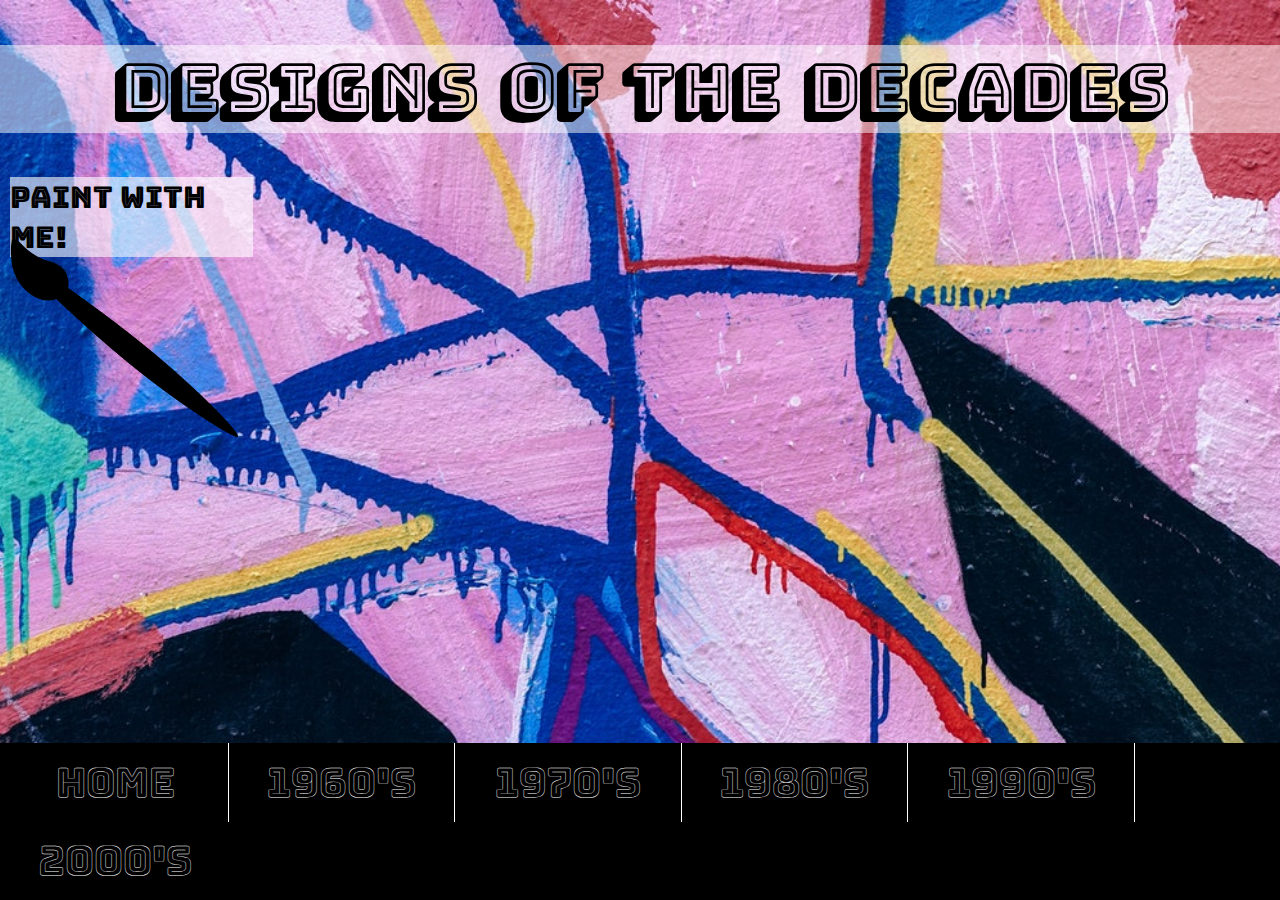
<file: index.html>
<!doctype html>

<html class="home">

<head>
    <title>Designs of the Decades</title>
    <meta charset="utf-8">

    <link href="https://fonts.googleapis.com/css?family=Bungee+Hairline|Bungee+Inline|Bungee+Outline|Bungee+Shade" rel="stylesheet">

    <link rel="stylesheet" type="text/css" href="main.css">
</head>


<body>


    <h1>Designs of the Decades</h1>

    <div id="paintbrush">
        <div id="paintbrushimg"><img class="paint" src="Images/paintbrush.png"></div>

    </div>

    <p class="painting"> Paint with me!</p>


    <nav>

        <ul class="menu">
            <li><a href="index.html">Home</a></li>
            <li class="six"><a href="6.html">1960's</a></li>
            <li class="seven"><a href="7.html">1970's</a></li>
            <li class="eight"><a href="8.html">1980's</a></li>
            <li class="nine"><a href="9.html">1990's</a></li>
            <li class="ten"><a href="10.html">2000's</a></li>

        </ul>
    </nav>

    <script src="//ajax.googleapis.com/ajax/libs/jquery/1.7.2/jquery.min.js" type="text/javascript"></script>

    <script src="scripts.js"></script>

</body>

</html>
</file>
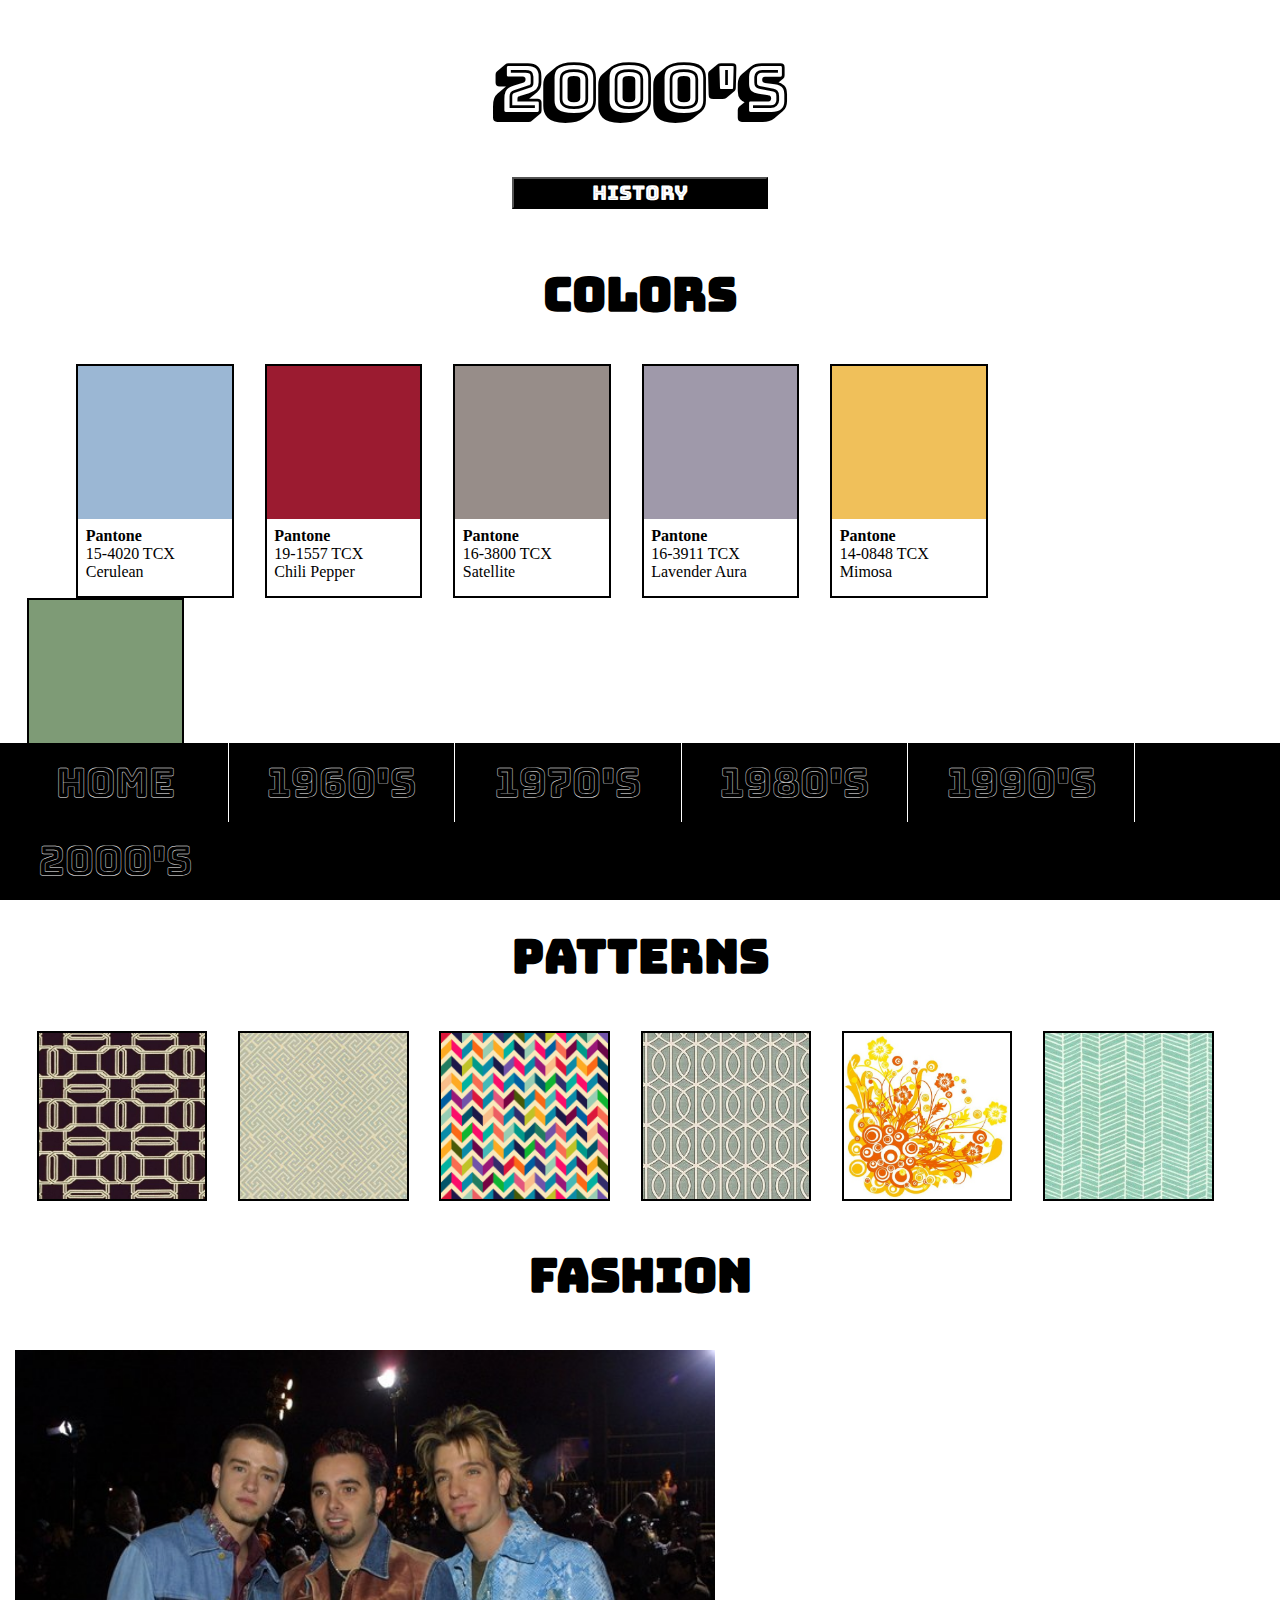
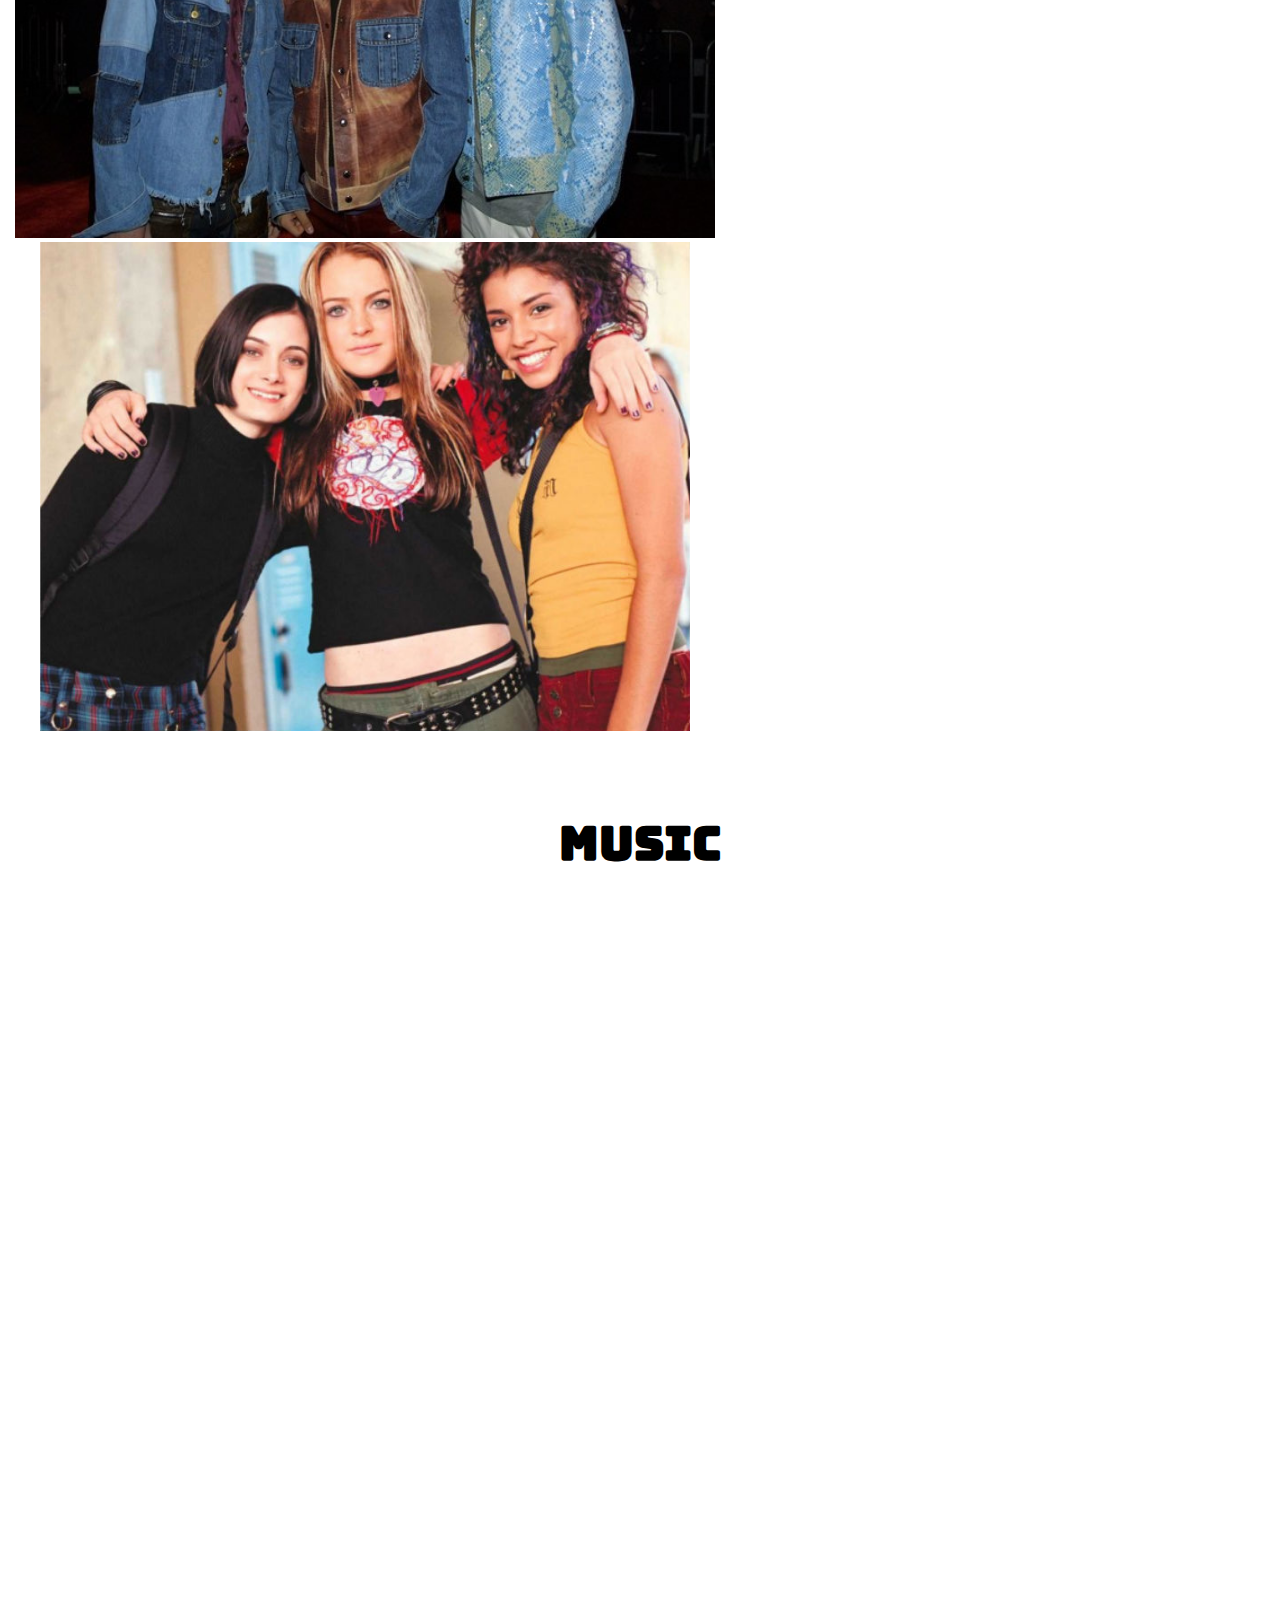
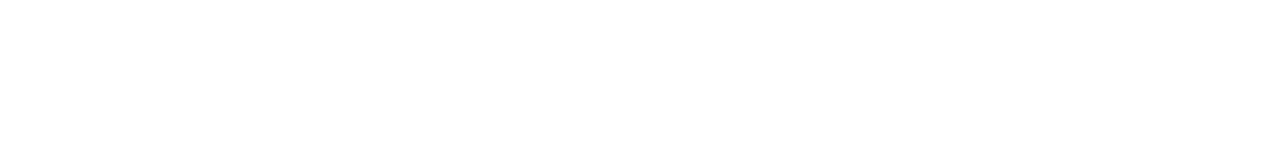
<file: 10.html>
<!doctype html>

<html>

<head>
    <title>Designs of the Decades</title>
    <meta charset="utf-8">

    <link href="https://fonts.googleapis.com/css?family=Bungee+Hairline|Bungee+Inline|Bungee+Outline|Bungee+Shade" rel="stylesheet">

    <link rel="stylesheet" type="text/css" href="main.css">


</head>


<body>

    <h1>2000's</h1>


    <button class="buttonclick">History</button>
    <p class="moreinfo">The growth of the Internet contributed to globalization during the decade, which allowed faster communication among people around the world. The economic growth of the 2000s had considerable social, environmental and mass extinction consequences, raised demand for diminishing energy resources, and was still vulnerable, as demonstrated by the financial crisis of 2007–08.</p>





    <h2>Colors</h2>

    <div id="pantonecontainer">

        <div id="pantone21" class="pantone">
            <div id="description1" class="pantonedescription"><strong>Pantone</strong>
                <br> 15-4020 TCX





                <br> Cerulean
            </div>

        </div>


        <div id="pantone22" class="pantone">
            <div id="description2" class="pantonedescription"><strong>Pantone</strong>
                <br> 19-1557 TCX



                <br> Chili Pepper

            </div>

        </div>


        <div id="pantone23" class="pantone">
            <div id="description3" class="pantonedescription"><strong>Pantone</strong>
                <br> 16-3800 TCX





                <br> Satellite


            </div>

        </div>

        <div id="pantone24" class="pantone">
            <div id="description4" class="pantonedescription"><strong>Pantone</strong>
                <br> 16-3911 TCX




                <br> Lavender Aura

            </div>

        </div>

        <div id="pantone25" class="pantone">
            <div id="description5" class="pantonedescription"><strong>Pantone</strong>
                <br> 14-0848 TCX




                <br> Mimosa


            </div>

        </div>

        <div id="pantone26" class="pantone">
            <div id="description6" class="pantonedescription"><strong>Pantone</strong>
                <br> 17-0215 TCX





                <br> Aspen Green

            </div>

        </div>

    </div>


    <br>
    <br>
    <br>

    <h2>Patterns</h2>


    <section class="imagegallery">
        <img class="pattern" src="2000s/brownpattern.jpg">
        <img class="pattern" src="2000s/calicopattern.jpg">
        <img class="pattern" src="2000s/chevronpattern.jpg">
        <img class="pattern" src="2000s/circlepattern.jpg">
        <img class="pattern" src="2000s/flowercurlpattern.jpg">
        <img class="pattern" src="2000s/herringbonepattern.jpg">



    </section>


    <h2>Fashion</h2>
    <section class="fashionimagegallery">
        <img id="mensfashion20" src="2000s/jt2000.jpg">
        <img id="womensfashion20" src="2000s/lindsayfashion90s.jpg">


    </section>

    <br>
    <br>

    <h2>Music</h2>
    <iframe class="video" width="560" height="315" src="https://www.youtube.com/embed/3sA8kpO1d6I?rel=0" frameborder="0" allow="autoplay; encrypted-media" allowfullscreen></iframe>


    <ul class="menu">
        <li><a href="index.html">Home</a></li>
        <li class="six"><a href="6.html">1960's</a></li>
        <li class="seven"><a href="7.html">1970's</a></li>
        <li class="eight"><a href="8.html">1980's</a></li>
        <li class="nine"><a href="9.html">1990's</a></li>
        <li class="ten"><a href="10.html">2000's</a></li>

    </ul>

    <script src="//ajax.googleapis.com/ajax/libs/jquery/1.7.2/jquery.min.js" type="text/javascript"></script>

    <script src="scripts.js"></script>



</body>

</html>
</file>
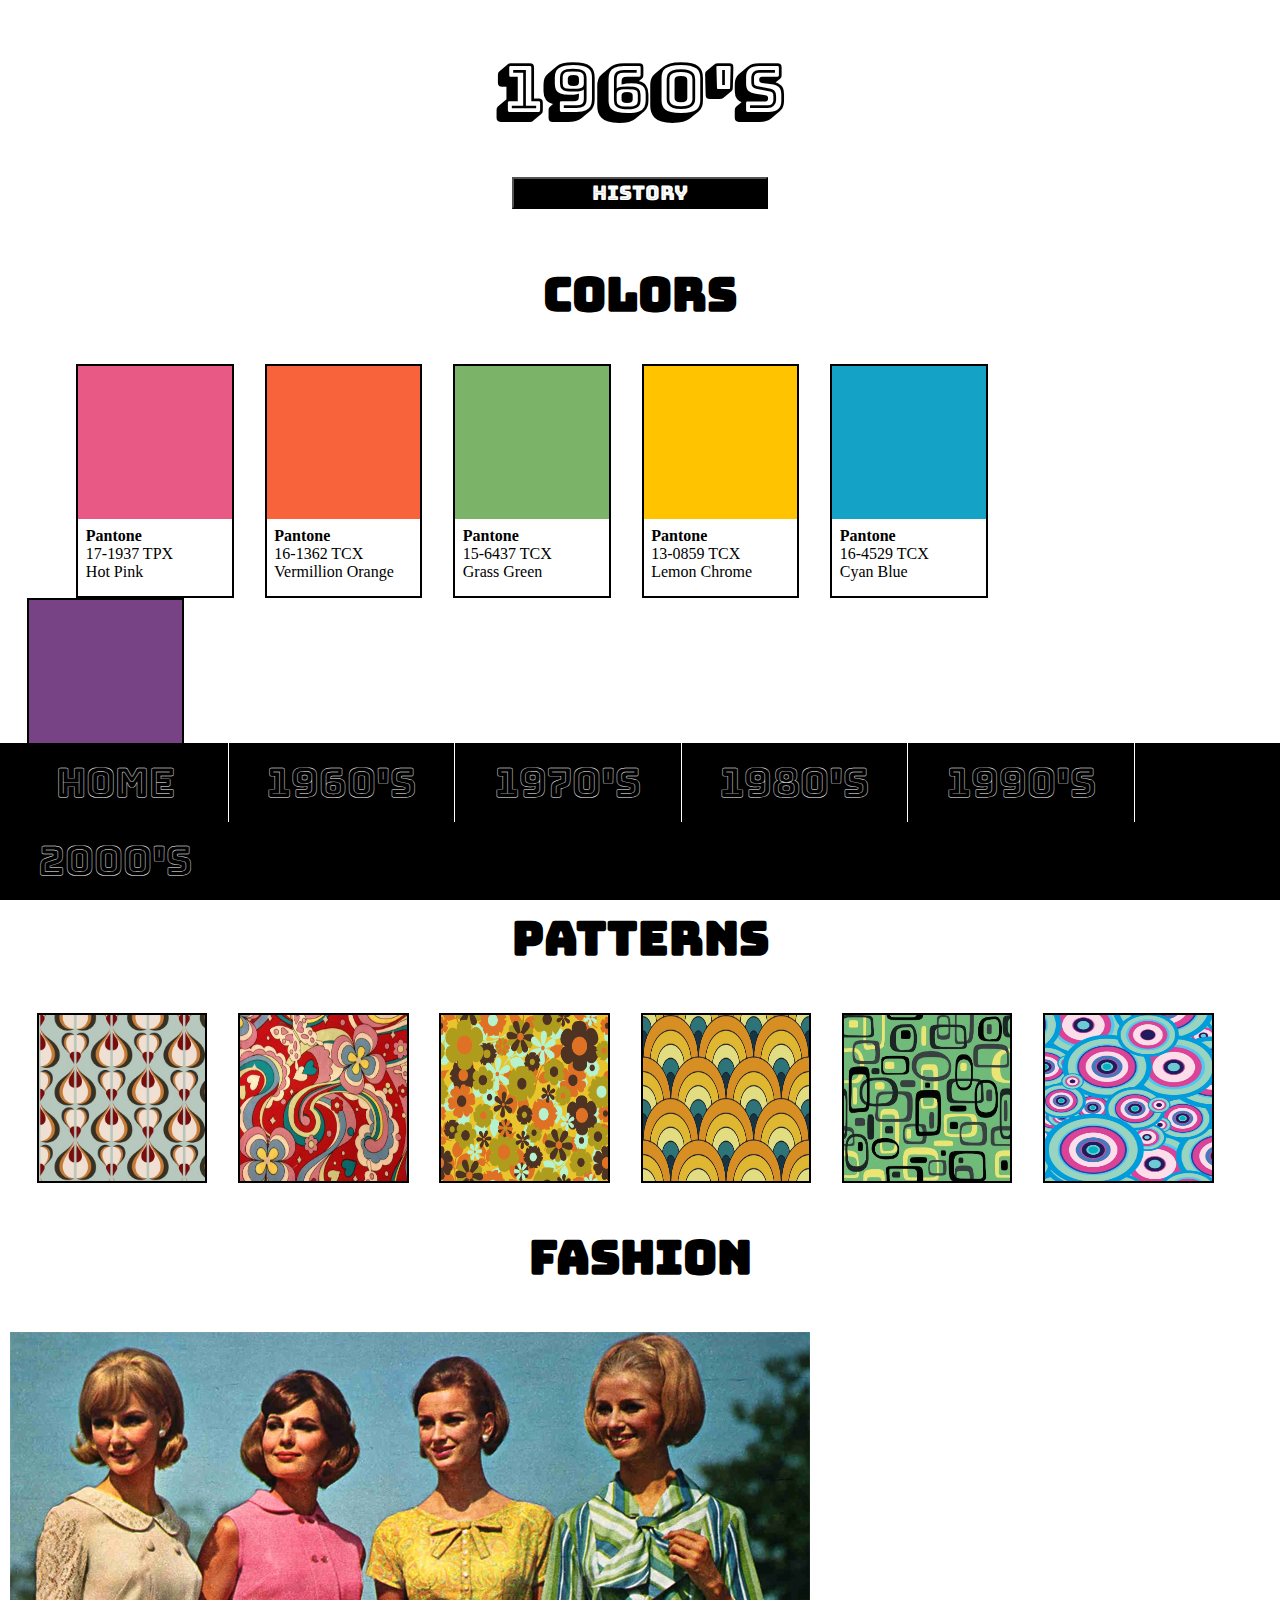
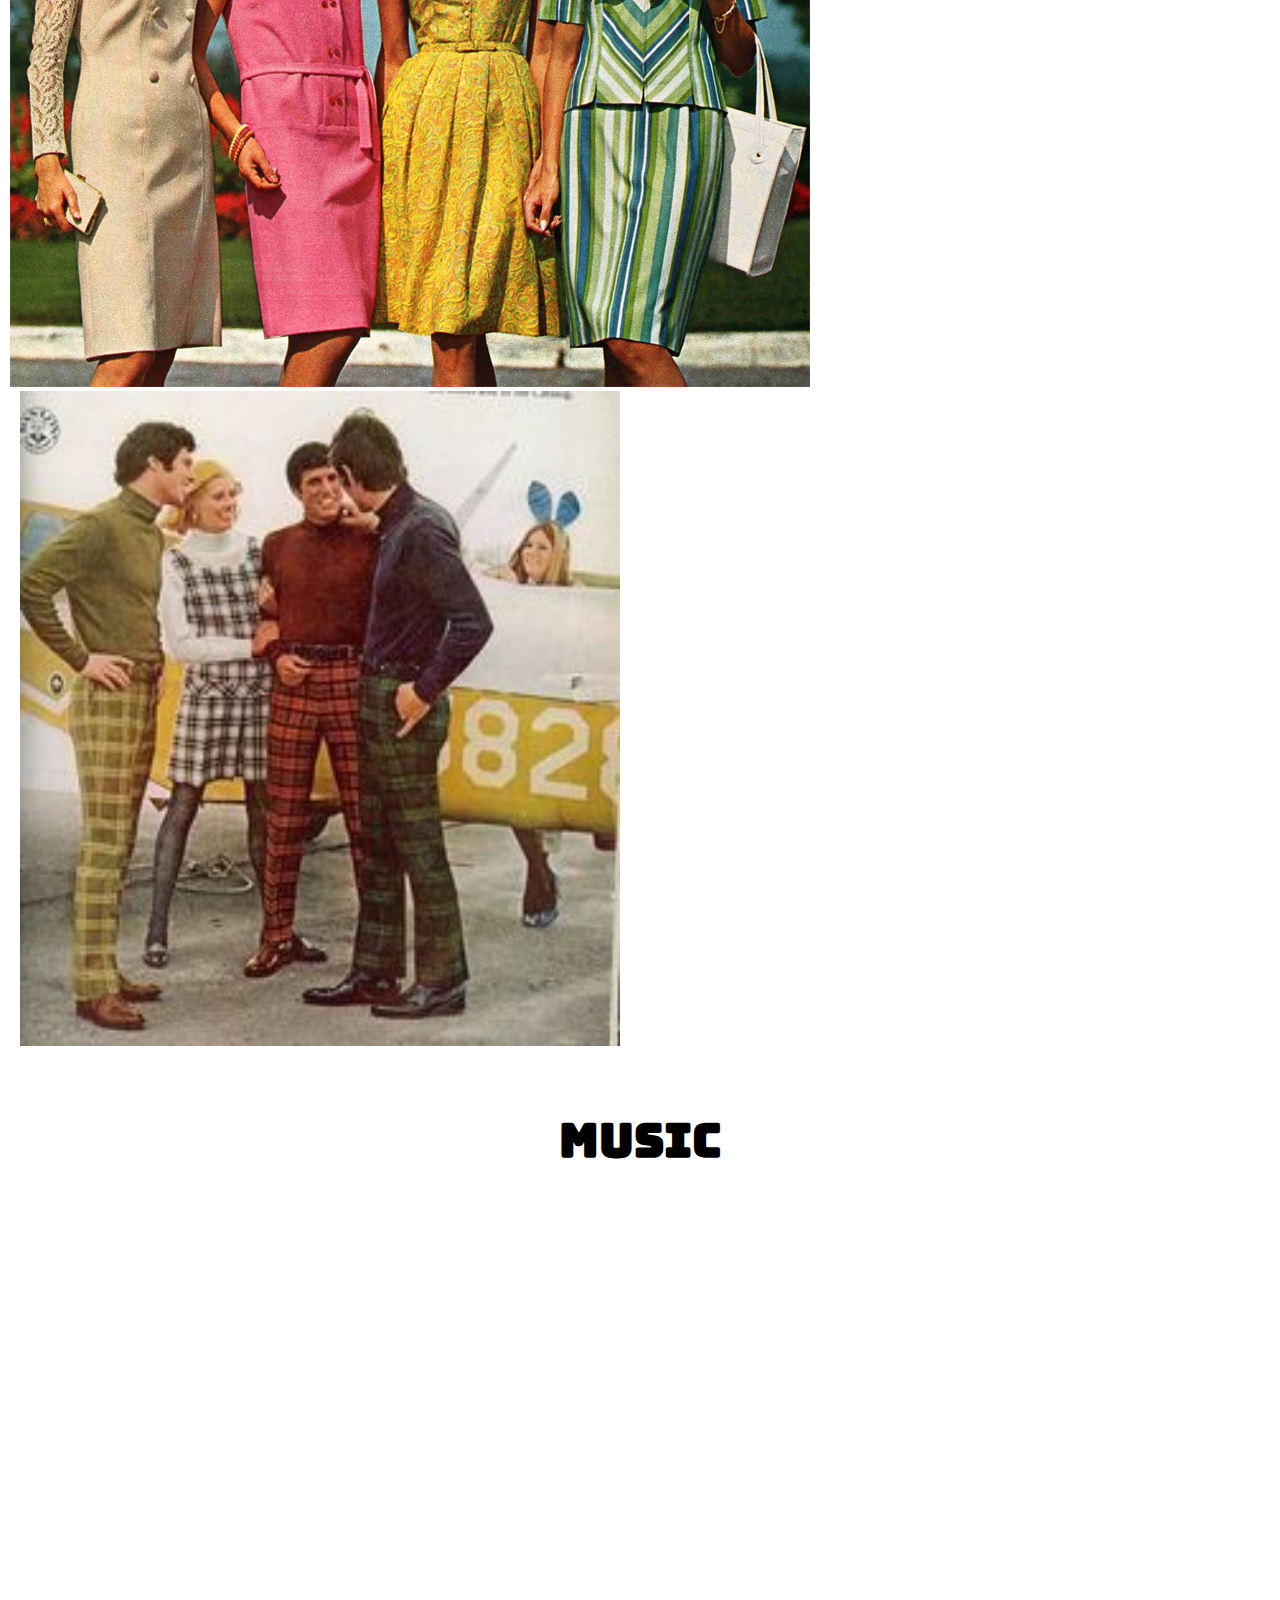
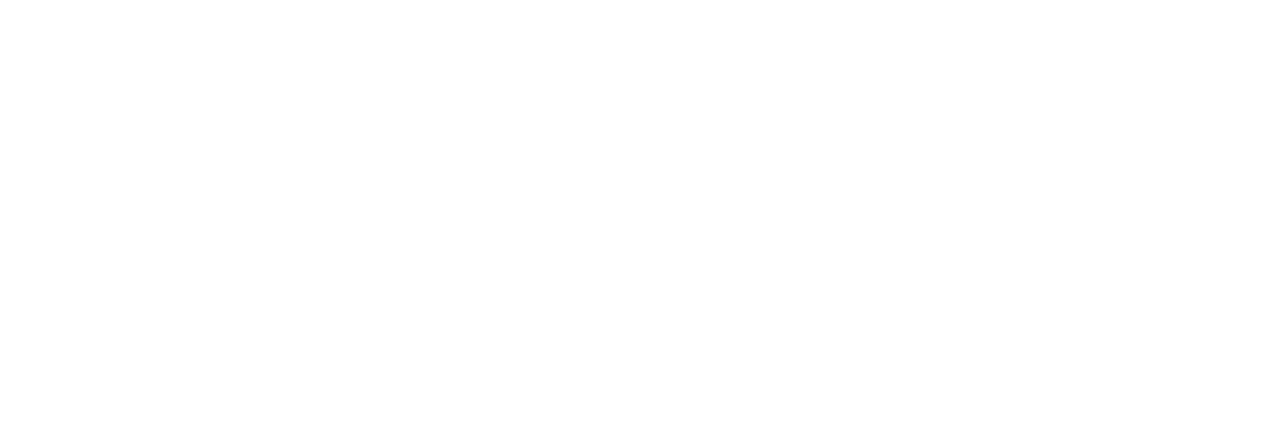
<file: 6.html>
<!doctype html>

<html>

<head>
    <title>Designs of the Decades</title>
    <meta charset="utf-8">

    <link href="https://fonts.googleapis.com/css?family=Bungee+Hairline|Bungee+Inline|Bungee+Outline|Bungee+Shade" rel="stylesheet">

    <link rel="stylesheet" type="text/css" href="main.css">




</head>


<body>

    <h1>1960's</h1>




    <button class="buttonclick">History</button>
    <p class="moreinfo">'To many, the 1960s can be summed up as the Vietnam War, hippies, drugs, protests and rock 'n roll. A common joke goes "If you remember the '60s, you weren't there." Although those were important aspects of this decade, other notable events occurred as well. The Berlin Wall was built, the Soviets launched the first man into space, President John F. Kennedy was assassinated, The Beatles become popular, and the Rev. Dr. Martin Luther King Jr. made his "I Have a Dream" speech. </p>



    <h2>Colors</h2>


    <div id="pantonecontainer">

        <div id="pantone1" class="pantone">
            <div id="description1" class="pantonedescription"><strong>Pantone</strong>
                <br> 17-1937 TPX
                <br> Hot Pink
            </div>

        </div>


        <div id="pantone2" class="pantone">
            <div id="description2" class="pantonedescription"><strong>Pantone</strong>
                <br> 16-1362 TCX

                <br> Vermillion Orange
            </div>

        </div>


        <div id="pantone3" class="pantone">
            <div id="description3" class="pantonedescription"><strong>Pantone</strong>
                <br> 15-6437 TCX

                <br> Grass Green

            </div>

        </div>

        <div id="pantone4" class="pantone">
            <div id="description4" class="pantonedescription"><strong>Pantone</strong>
                <br> 13-0859 TCX


                <br> Lemon Chrome

            </div>

        </div>

        <div id="pantone5" class="pantone">
            <div id="description5" class="pantonedescription"><strong>Pantone</strong>
                <br> 16-4529 TCX


                <br> Cyan Blue
            </div>

        </div>

        <div id="pantone6" class="pantone">
            <div id="description6" class="pantonedescription"><strong>Pantone</strong>
                <br> 19-3438 TCX


                <br> Bright Violet

            </div>

        </div>


    </div>

    <br>
    <br>


    <h2>Patterns</h2>


    <section class="imagegallery">
        <img class="pattern" src="60s/bluepattern.jpg">
        <img class="pattern" src="60s/butterflypattern.jpg">
        <img class="pattern" src="60s/greenpattern.png">
        <img class="pattern" src="60s/rainbow%20pattern.jpg">
        <img class="pattern" src="60s/squarespattern.jpg">
        <img class="pattern" src="60s/swirlspattern.jpg">



    </section>


    <h2>Fashion</h2>
    <section class="fashionimagegallery6">
        <img src="60s/fasionwomen.jpg">
        <img id="mensfashion60" src="60s/mensfasion.jpg">


    </section>




    <h2>Music</h2>

    <div class="videodiv"> <iframe class="video" width="560" height="315" src="https://www.youtube.com/embed/pHGXwQeUk7M?rel=0" frameborder="0" allow="autoplay; encrypted-media" allowfullscreen></iframe></div>




    <ul class="menu">
        <li><a href="index.html">Home</a></li>
        <li class="six"><a href="6.html">1960's</a></li>
        <li class="seven"><a href="7.html">1970's</a></li>
        <li class="eight"><a href="8.html">1980's</a></li>
        <li class="nine"><a href="9.html">1990's</a></li>
        <li class="ten"><a href="10.html">2000's</a></li>

    </ul>


    <script src="//ajax.googleapis.com/ajax/libs/jquery/1.7.2/jquery.min.js" type="text/javascript"></script>

    <script src="scripts.js"></script>





</body>

</html>
</file>
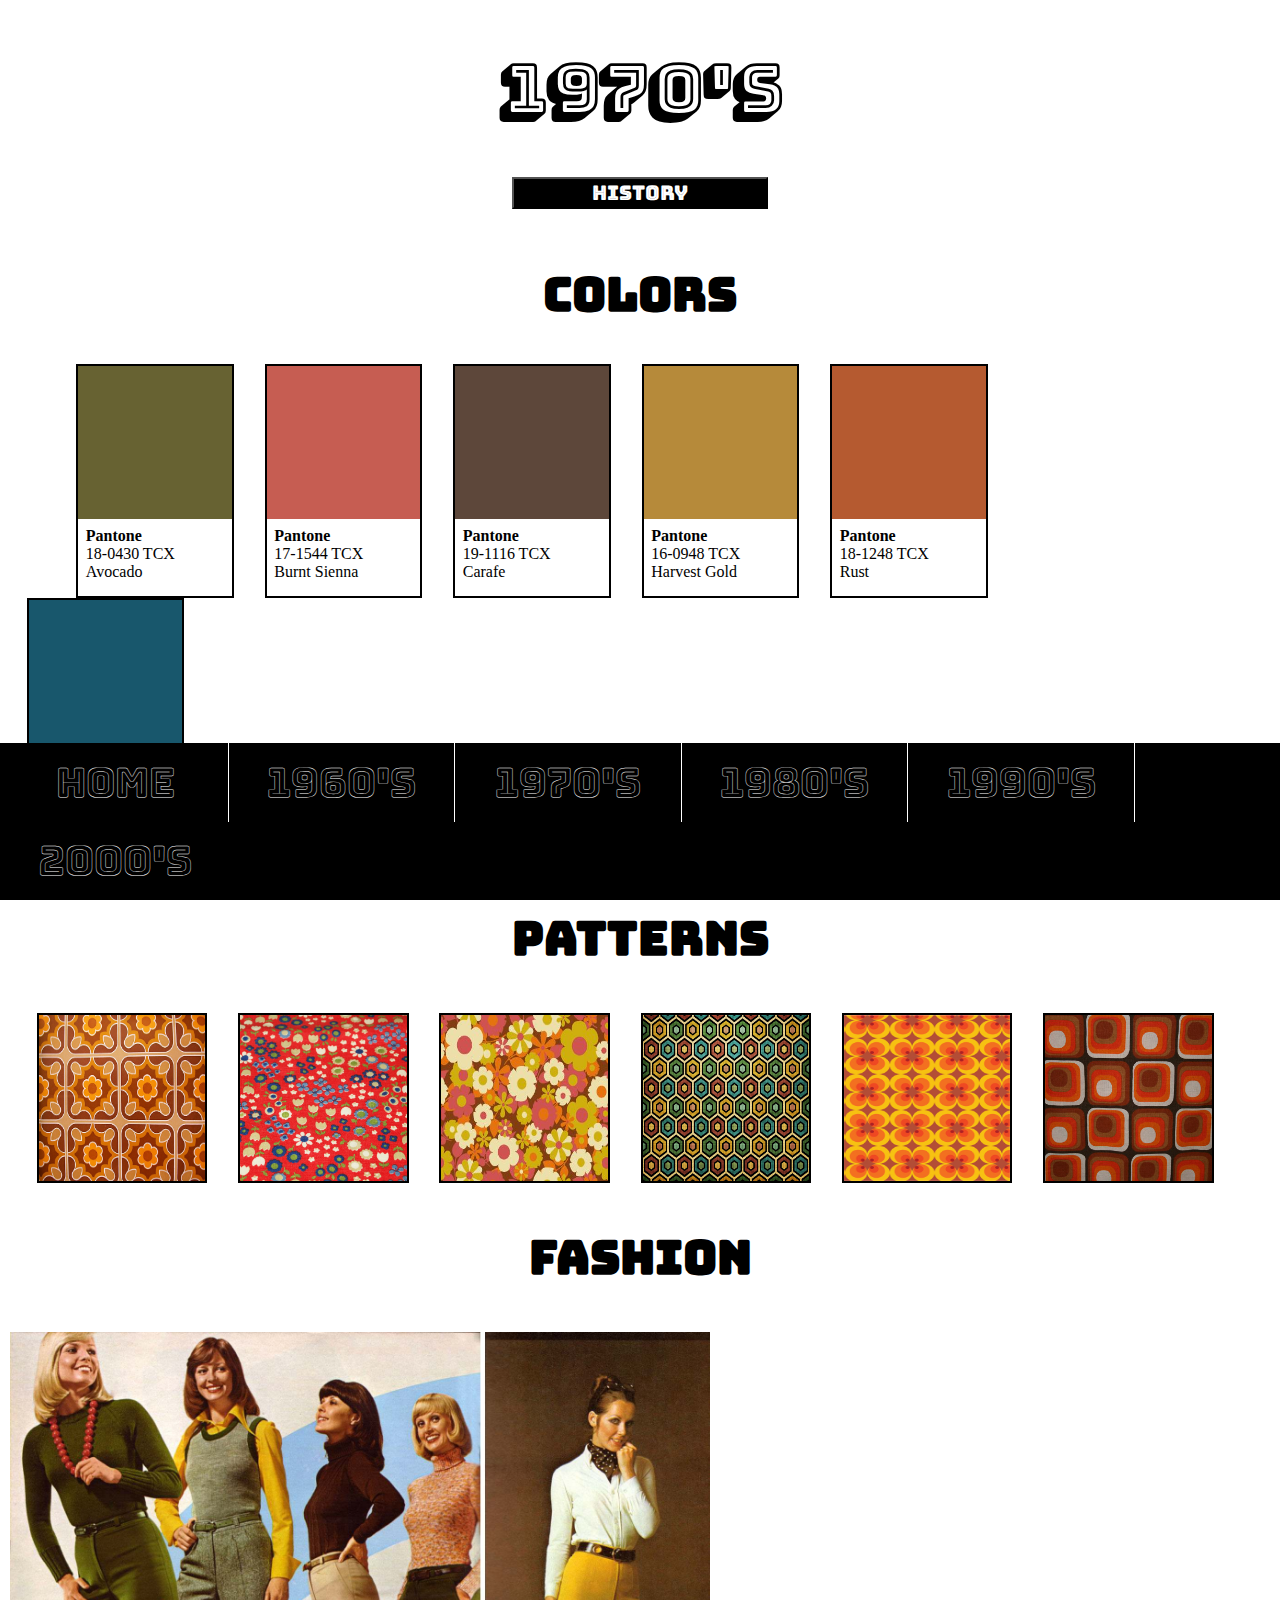
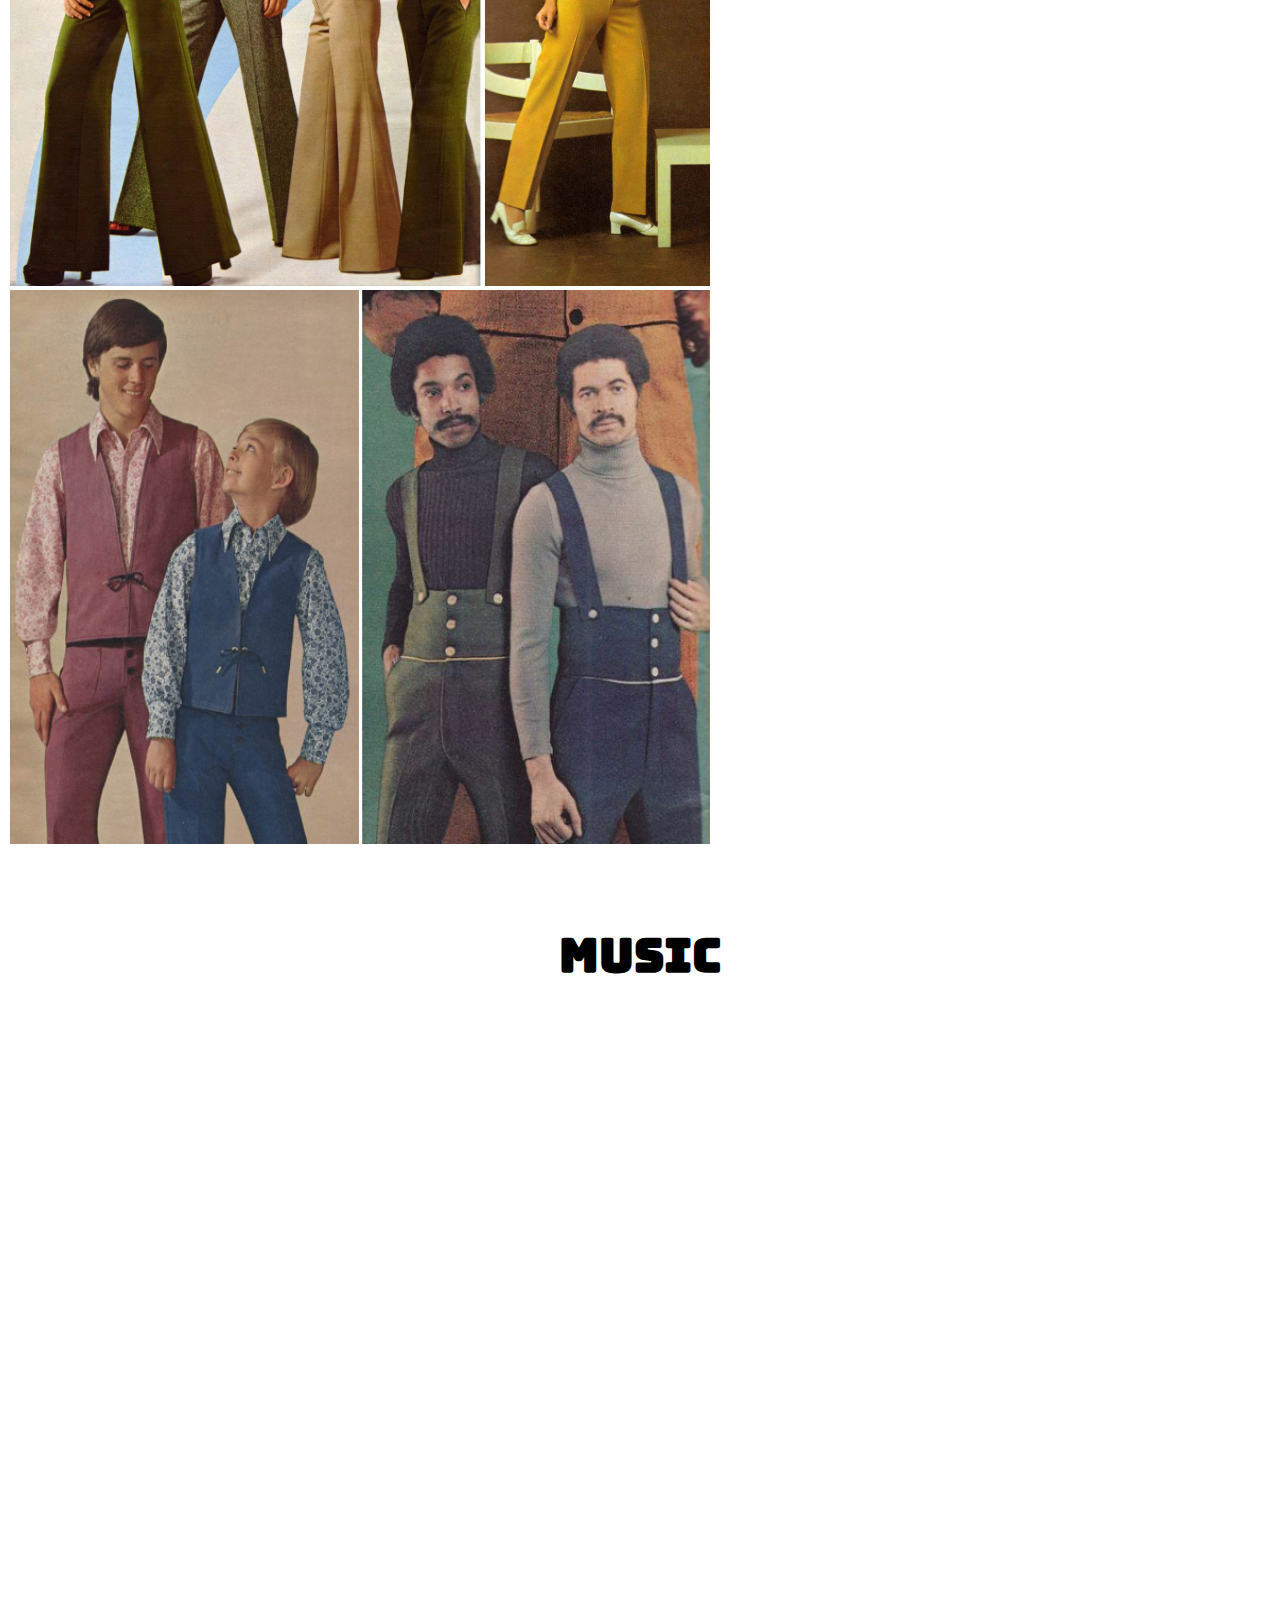
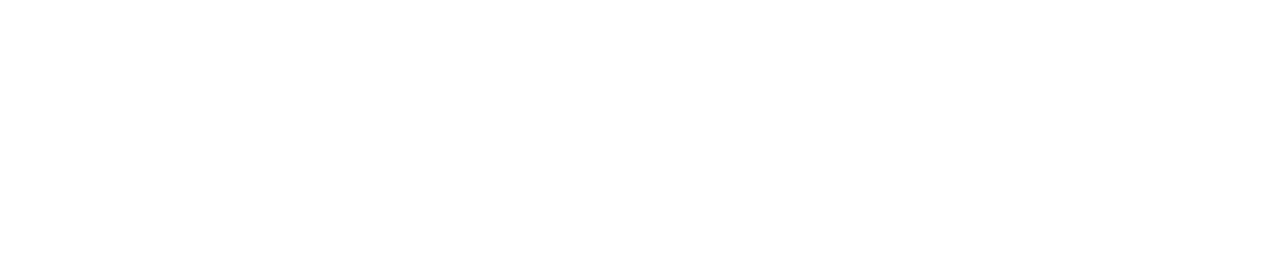
<file: 7.html>
<!doctype html>

<html>

<head>
    <title>Designs of the Decades</title>
    <meta charset="utf-8">

    <link href="https://fonts.googleapis.com/css?family=Bungee+Hairline|Bungee+Inline|Bungee+Outline|Bungee+Shade" rel="stylesheet">

    <link rel="stylesheet" type="text/css" href="main.css">


</head>


<body>

    <h1>1970's</h1>



    <button class="buttonclick">History</button>
    <p class="moreinfo">The Vietnam War was still a major event in the early 1970s. Tragic events dominated the era, including the deadliest earthquake of the century, the Jonestown massacre, the Munich Olympics massacre, the taking of American hostages in Iran and the nuclear accident at Three Mile Island. Culturally, disco became extremely popular, and "Star Wars" hit theaters.</p>

    <h2>Colors</h2>


    <div id="pantonecontainer">

        <div id="pantone71" class="pantone">
            <div id="description1" class="pantonedescription"><strong>Pantone</strong>
                <br> 18-0430 TCX


                <br> Avocado
            </div>

        </div>


        <div id="pantone72" class="pantone">
            <div id="description2" class="pantonedescription"><strong>Pantone</strong>
                <br> 17-1544 TCX


                <br> Burnt Sienna
            </div>

        </div>


        <div id="pantone73" class="pantone">
            <div id="description3" class="pantonedescription"><strong>Pantone</strong>
                <br> 19-1116 TCX


                <br> Carafe

            </div>

        </div>

        <div id="pantone74" class="pantone">
            <div id="description4" class="pantonedescription"><strong>Pantone</strong>
                <br> 16-0948 TCX



                <br> Harvest Gold
            </div>

        </div>

        <div id="pantone75" class="pantone">
            <div id="description5" class="pantonedescription"><strong>Pantone</strong>
                <br> 18-1248 TCX



                <br> Rust
            </div>

        </div>

        <div id="pantone76" class="pantone">
            <div id="description6" class="pantonedescription"><strong>Pantone</strong>
                <br> 19-4329 TCX



                <br> Corsair

            </div>

        </div>


    </div>

    <br>
    <br>


    <h2>Patterns</h2>


    <section class="imagegallery">
        <img class="pattern" src="70s/flowerorangepattern.jpg">
        <img class="pattern" src="70s/flowerpattern.jpg">
        <img class="pattern" src="70s/flowerpowerpattern.jpg">
        <img class="pattern" src="70s/hexagonpattern.png">
        <img class="pattern" src="70s/orangepattern.jpg">
        <img class="pattern" src="70s/squarespattern.jpg">



    </section>


    <h2>Fashion</h2>
    <section class="fashionimagegallery">
        <img id="womensfashion70s" src="70s/womensfashion70.jpg">
        <img id="mensfashion70" src="70s/mensfashion70.jpg">


    </section>

    <br>
    <br>

    <h2>Music</h2>
    <iframe class="video" width="560" height="315" src="https://www.youtube.com/embed/Mmyy-Gmyupc?rel=0" frameborder="0" allow="autoplay; encrypted-media" allowfullscreen></iframe>



    <ul class="menu">
        <li><a href="index.html">Home</a></li>
        <li class="six"><a href="6.html">1960's</a></li>
        <li class="seven"><a href="7.html">1970's</a></li>
        <li class="eight"><a href="8.html">1980's</a></li>
        <li class="nine"><a href="9.html">1990's</a></li>
        <li class="ten"><a href="10.html">2000's</a></li>

    </ul>

    <script src="//ajax.googleapis.com/ajax/libs/jquery/1.7.2/jquery.min.js" type="text/javascript"></script>

    <script src="scripts.js"></script>



</body>

</html>
</file>
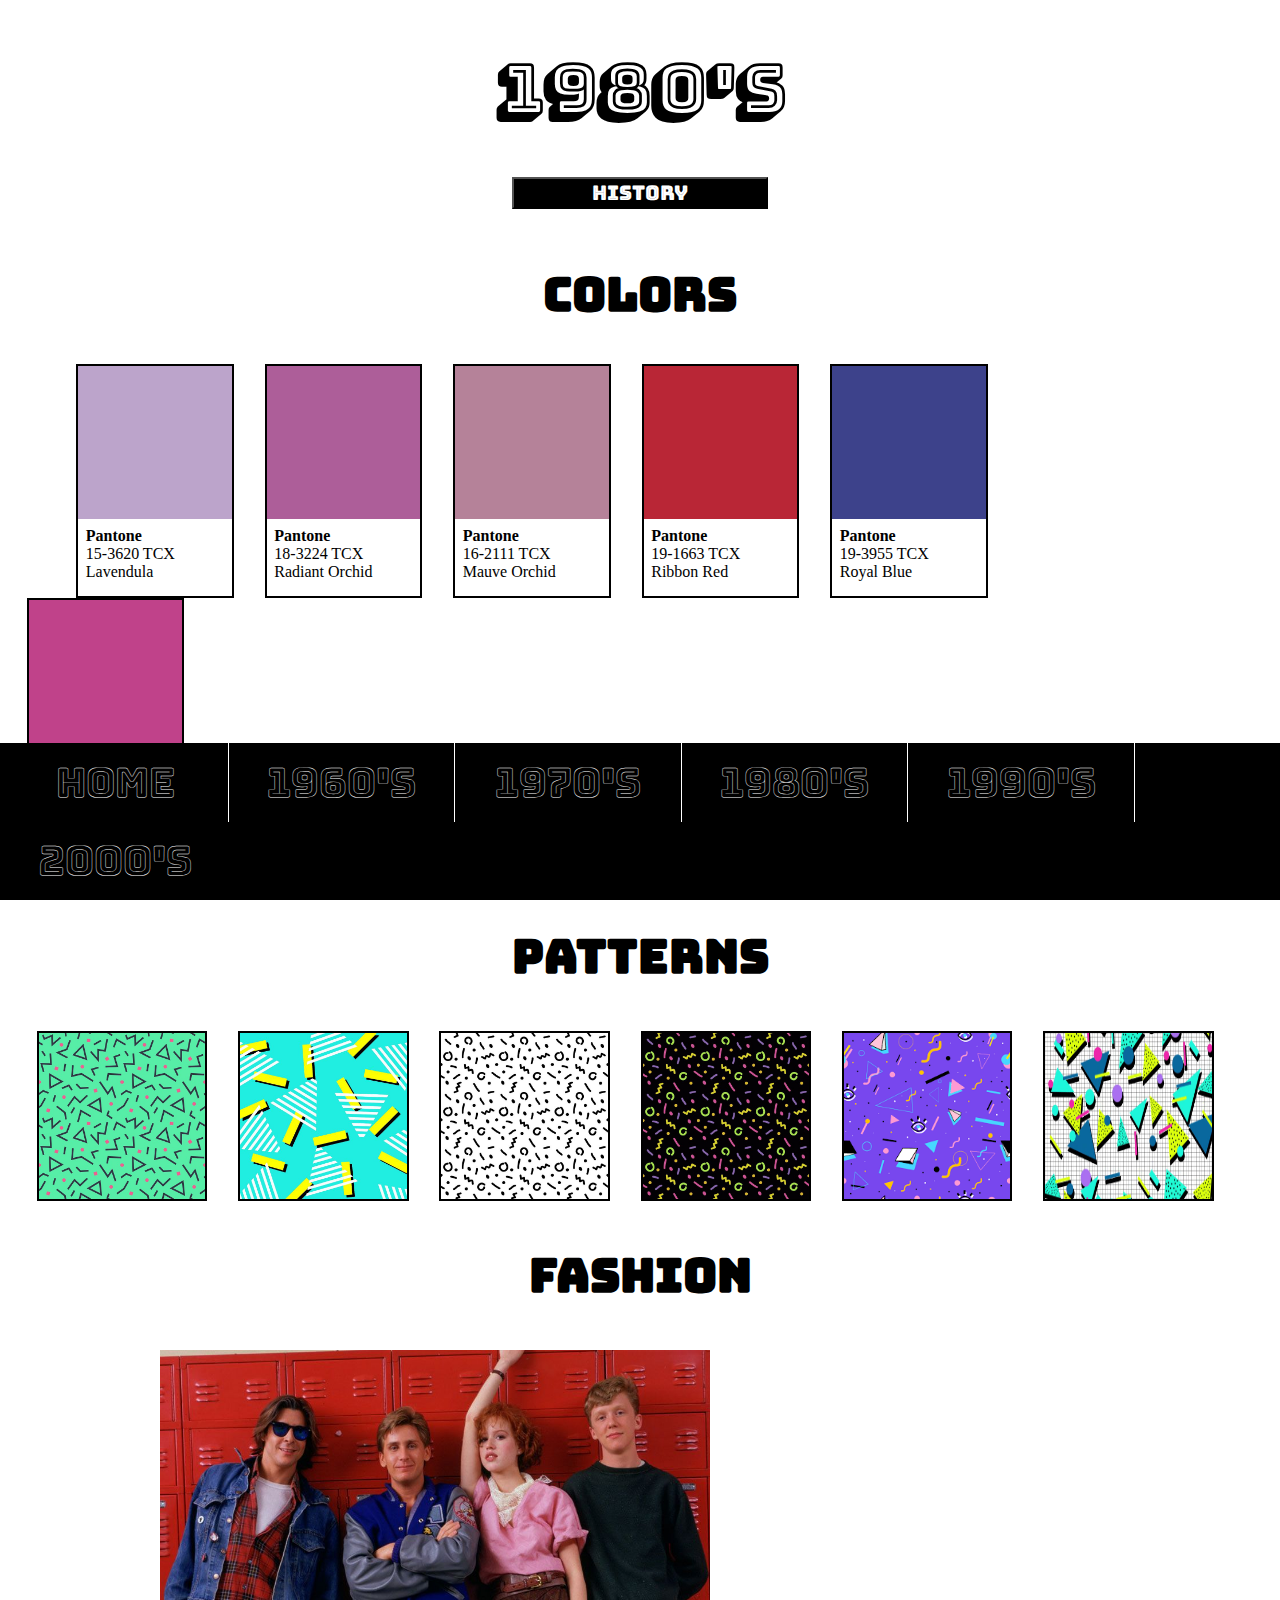
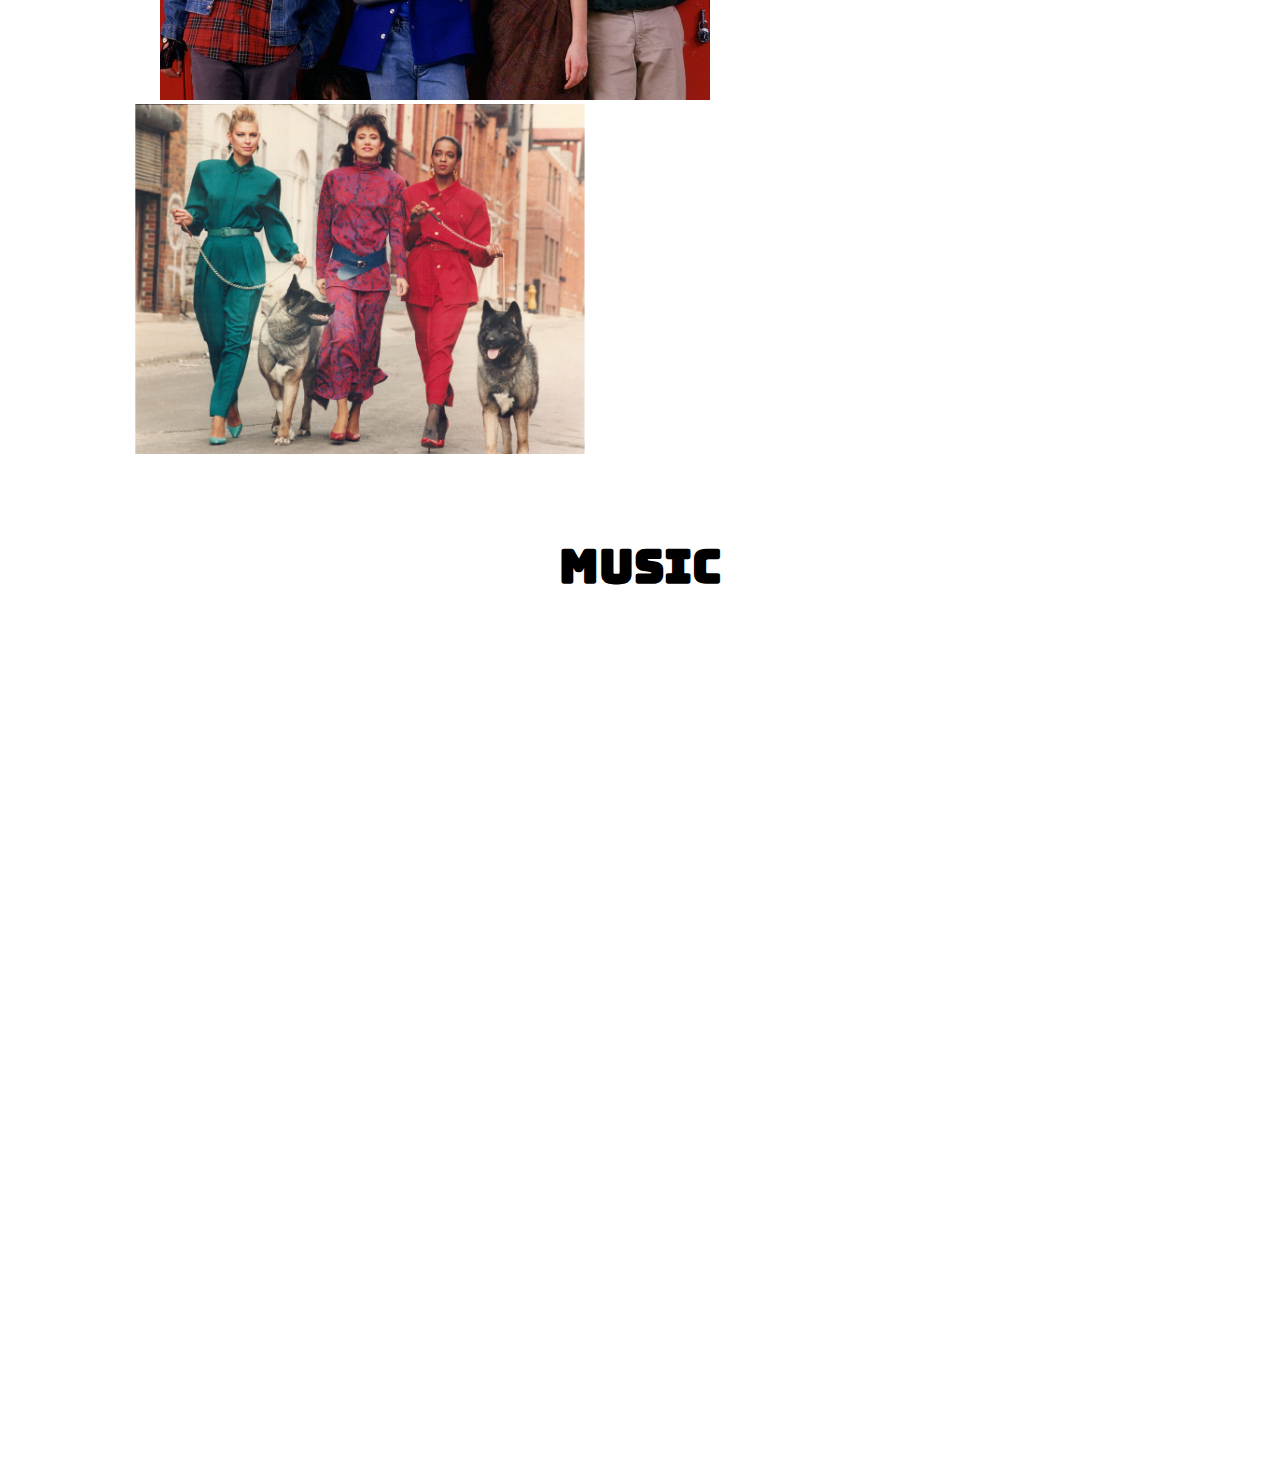
<file: 8.html>
<!doctype html>

<html>

<head>
    <title>Designs of the Decades</title>
    <meta charset="utf-8">

    <link href="https://fonts.googleapis.com/css?family=Bungee+Hairline|Bungee+Inline|Bungee+Outline|Bungee+Shade" rel="stylesheet">

    <link rel="stylesheet" type="text/css" href="main.css">



</head>


<body>

    <h1>1980's</h1>



    <button class="buttonclick">History</button>
    <p class="moreinfo">Soviet Premier Mikhail Gorbachev's policies of glasnost and perestroika began the end of the Cold War. This was soon followed by the surprising fall of the Berlin Wall in 1989. There were also some disasters this decade, including the eruption of Mount St. Helens, the oil spill of the Exxon Valdez, the Ethiopian famine, a huge poison gas leak in Bhopal and the discovery of AIDS. Culturally, the 1980s saw the introduction of the mesmerizing Rubik's Cube, the Pac-Man video game, and Michael Jackson's "Thriller" video.</p>

    <h2>Colors</h2>


    <div id="pantonecontainer">

        <div id="pantone81" class="pantone">
            <div id="description1" class="pantonedescription"><strong>Pantone</strong>
                <br> 15-3620 TCX



                <br> Lavendula
            </div>

        </div>


        <div id="pantone82" class="pantone">
            <div id="description2" class="pantonedescription"><strong>Pantone</strong>
                <br> 18-3224 TCX


                <br> Radiant Orchid

            </div>

        </div>


        <div id="pantone83" class="pantone">
            <div id="description3" class="pantonedescription"><strong>Pantone</strong>
                <br> 16-2111 TCX



                <br> Mauve Orchid

            </div>

        </div>

        <div id="pantone84" class="pantone">
            <div id="description4" class="pantonedescription"><strong>Pantone</strong>
                <br> 19-1663 TCX



                <br> Ribbon Red
            </div>

        </div>

        <div id="pantone85" class="pantone">
            <div id="description5" class="pantonedescription"><strong>Pantone</strong>
                <br> 19-3955 TCX



                <br> Royal Blue

            </div>

        </div>

        <div id="pantone86" class="pantone">
            <div id="description6" class="pantonedescription"><strong>Pantone</strong>
                <br> 17-2624 TCX




                <br> Rose Violet

            </div>

        </div>

    </div>



    <br>
    <br>
    <br>


    <h2>Patterns</h2>


    <section class="imagegallery">
        <img class="pattern" src="80s/triangle2pattern.jpg">
        <img class="pattern" src="80s/bluepattern.jpg">
        <img class="pattern" src="80s/bwpattern.jpg">
        <img class="pattern" src="80s/neonpattern.jpg">
        <img class="pattern" src="80s/purplepattern.png">
        <img class="pattern" src="80s/trianglespattern.jpg">



    </section>


    <h2>Fashion</h2>
    <section class="fashionimagegallery">
        <img id="mensfashion80" src="80s/movie80sfasion.jpg">
        <img id="womensfashion80" src="80s/80sdogfasion.jpg">


    </section>


    <br>
    <br>

    <h2>Music</h2>

    <iframe class="video" width="560" height="315" src="https://www.youtube.com/embed/6zwPVU92-XQ?rel=0" frameborder="0" allow="autoplay; encrypted-media" allowfullscreen></iframe>


    <ul class="menu">
        <li><a href="index.html">Home</a></li>
        <li class="six"><a href="6.html">1960's</a></li>
        <li class="seven"><a href="7.html">1970's</a></li>
        <li class="eight"><a href="8.html">1980's</a></li>
        <li class="nine"><a href="9.html">1990's</a></li>
        <li class="ten"><a href="10.html">2000's</a></li>

    </ul>

    <script src="//ajax.googleapis.com/ajax/libs/jquery/1.7.2/jquery.min.js" type="text/javascript"></script>

    <script src="scripts.js"></script>


</body>

</html>
</file>
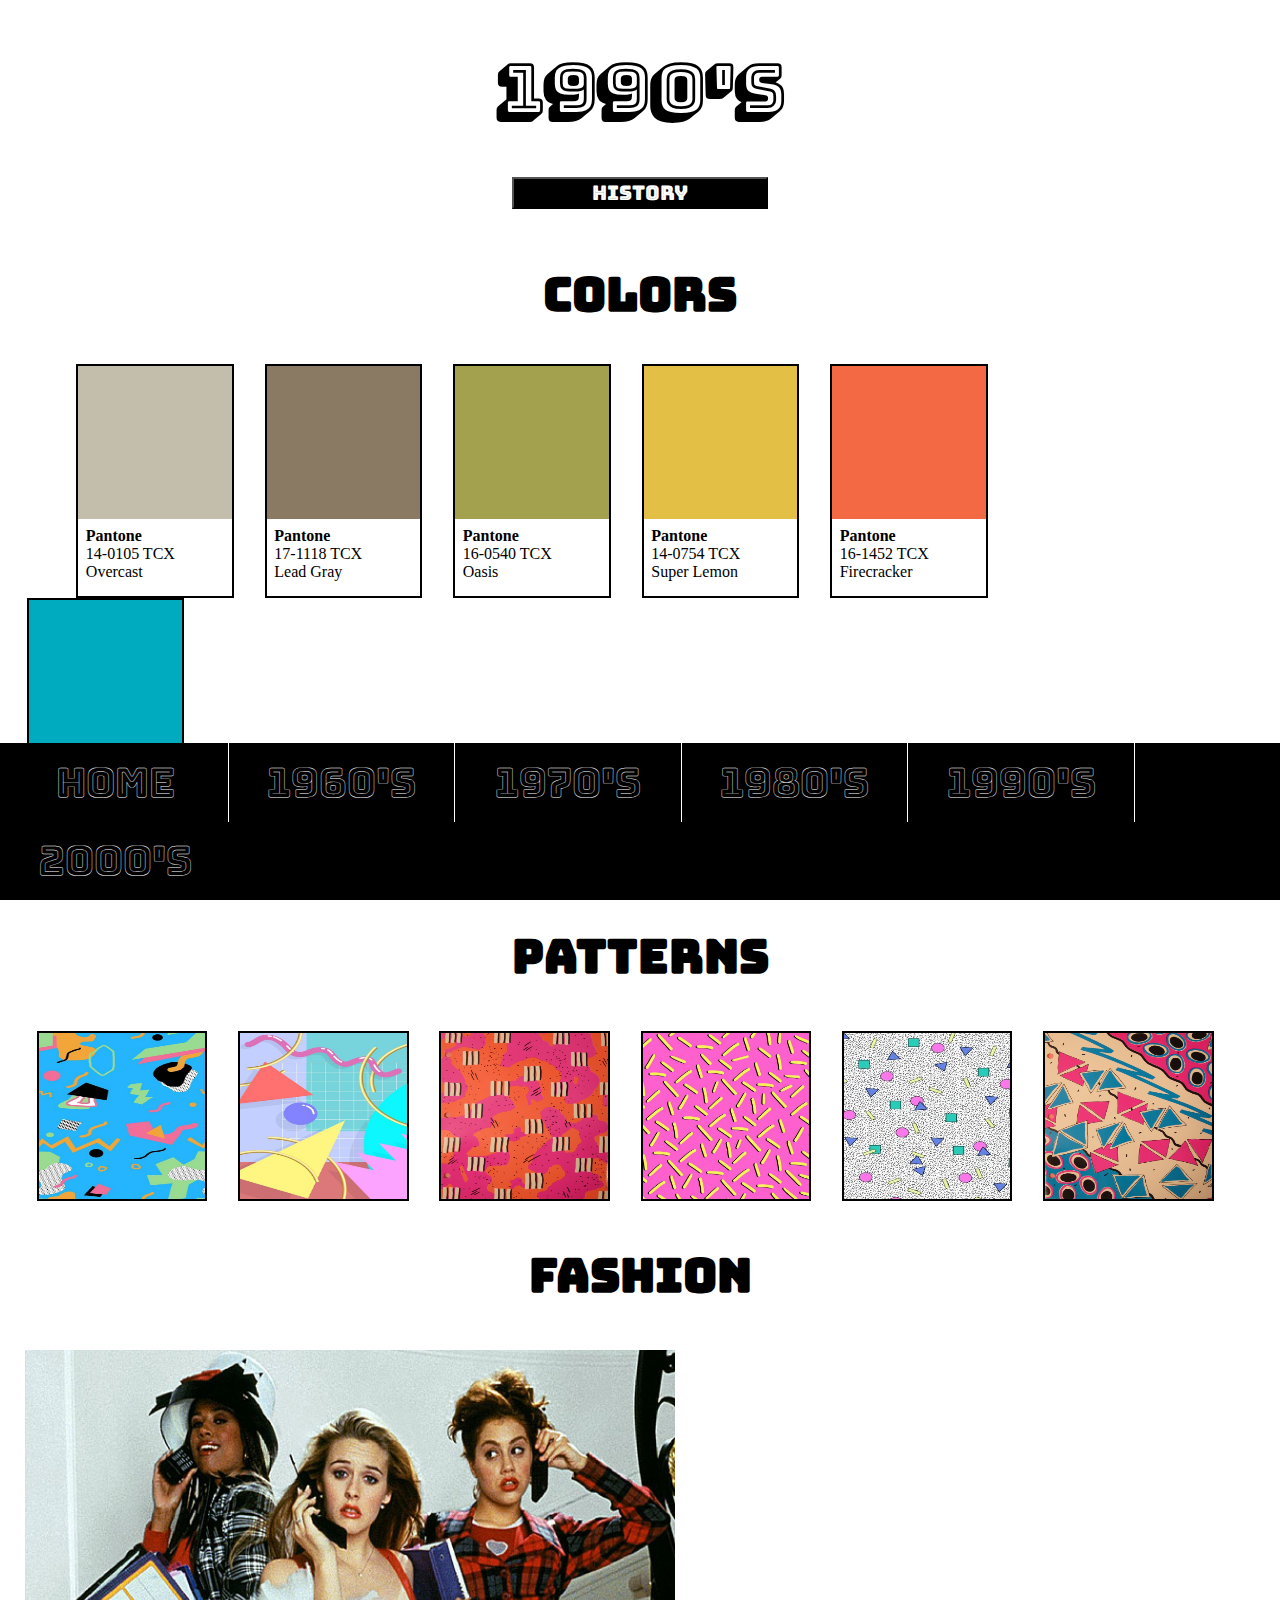
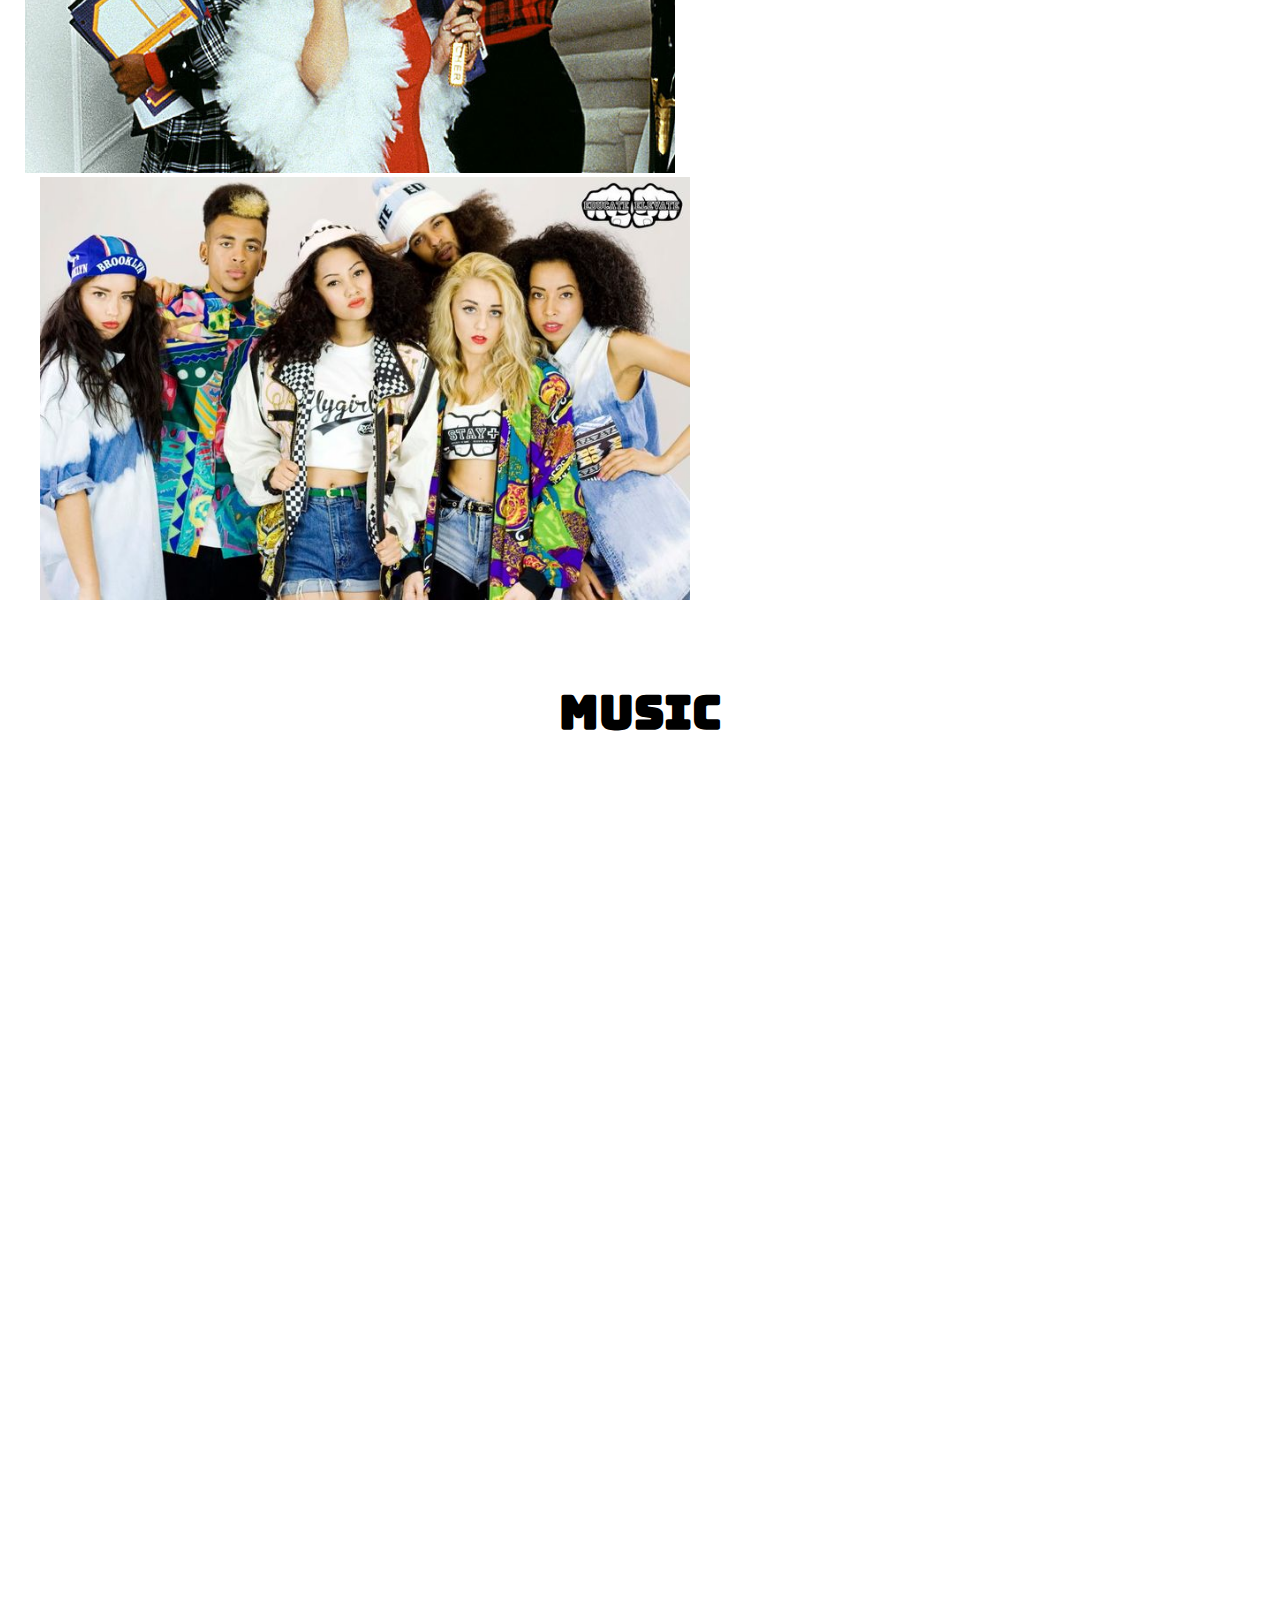
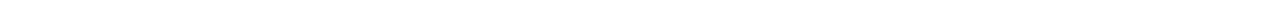
<file: 9.html>
<!doctype html>

<html>

<head>
    <title>Designs of the Decades</title>
    <meta charset="utf-8">

    <link href="https://fonts.googleapis.com/css?family=Bungee+Hairline|Bungee+Inline|Bungee+Outline|Bungee+Shade" rel="stylesheet">

    <link rel="stylesheet" type="text/css" href="main.css">


</head>


<body>

    <h1>1990's</h1>

    <button class="buttonclick">History</button>
    <p class="moreinfo">The Cold War ended, Nelson Mandela was released from prison, the internet changed life as everyone knew it—in many ways, the 1990s seemed a decade of both hope and relief. But the decade also saw its fair share of tragedy, including the Oklahoma City bombing, Columbine High School massacre and the genocide in Rwanda.</p>

    <h2>Colors</h2>


    <div id="pantonecontainer">

        <div id="pantone91" class="pantone">
            <div id="description1" class="pantonedescription"><strong>Pantone</strong>
                <br> 14-0105 TCX




                <br> Overcast
            </div>

        </div>


        <div id="pantone92" class="pantone">
            <div id="description2" class="pantonedescription"><strong>Pantone</strong>
                <br> 17-1118 TCX



                <br> Lead Gray

            </div>

        </div>


        <div id="pantone93" class="pantone">
            <div id="description3" class="pantonedescription"><strong>Pantone</strong>
                <br> 16-0540 TCX





                <br> Oasis

            </div>

        </div>

        <div id="pantone94" class="pantone">
            <div id="description4" class="pantonedescription"><strong>Pantone</strong>
                <br> 14-0754 TCX



                <br> Super Lemon

            </div>

        </div>

        <div id="pantone95" class="pantone">
            <div id="description5" class="pantonedescription"><strong>Pantone</strong>
                <br> 16-1452 TCX




                <br> Firecracker

            </div>

        </div>

        <div id="pantone96" class="pantone">
            <div id="description6" class="pantonedescription"><strong>Pantone</strong>
                <br> 16-4725 TCX





                <br> Scuba Blue

            </div>
        </div>

    </div>

    <br>
    <br>
    <br>


    <h2>Patterns</h2>


    <section class="imagegallery">
        <img class="pattern" src="90s/colorfulpattern.jpg">
        <img class="pattern" src="90s/mathweirdpattern.jpg">
        <img class="pattern" src="90s/orangepatterns.jpg">
        <img class="pattern" src="90s/pinkpattern.jpg">
        <img class="pattern" src="90s/SQUAREpattern.jpg">
        <img class="pattern" src="90s/triangles2pattern.jpg">



    </section>




    <h2>Fashion</h2>
    <section class="fashionimagegallery">
        <img id="womensfashion90" src="90s/90s-fashion-trends.jpg">
        <img id="mensfashion90" src="90s/90sfasionmenandwomen.jpg">


    </section>

    <br>
    <br>

    <h2>Music</h2>

    <iframe class="video" width="560" height="315" src="https://www.youtube.com/embed/SWKZfAwidDw?rel=0" frameborder="0" allow="autoplay; encrypted-media" allowfullscreen></iframe>


    <ul class="menu">
        <li><a href="index.html">Home</a></li>
        <li class="six"><a href="6.html">1960's</a></li>
        <li class="seven"><a href="7.html">1970's</a></li>
        <li class="eight"><a href="8.html">1980's</a></li>
        <li class="nine"><a href="9.html">1990's</a></li>
        <li class="ten"><a href="10.html">2000's</a></li>

    </ul>

    <script src="//ajax.googleapis.com/ajax/libs/jquery/1.7.2/jquery.min.js" type="text/javascript"></script>

    <script src="scripts.js"></script>



</body>

</html>
</file>
<file: main.css>
body {
  margin: 0; }

h1 {
  font-family: "Bungee Shade", cursive;
  font-size: 50pt;
  background-color: rgba(255, 255, 255, 0.5);
  text-align: center; }

h2 {
  font-family: "Bungee Inline", cursive;
  font-size: 35pt;
  background-color: rgba(255, 255, 255, 0.5);
  text-align: center; }

.home {
  background-image: url(Images/artpink.jpeg);
  height: 100%;
  background-position: center;
  background-repeat: no-repeat;
  background-size: cover; }

.menu {
  position: fixed;
  bottom: 0;
  width: 99.6%;
  list-style-type: none;
  margin: 0;
  padding-top: 0;
  padding-bottom: 0;
  padding-left: 0.2%;
  padding-right: 0.2%;
  overflow: hidden;
  background-color: black; }

li {
  float: left;
  font-family: "Bungee Outline", cursive;
  color: white;
  font-size: 30pt;
  border-right: 1px solid white;
  padding: 1%;
  width: 14.6%;
  min-width: 200px; }

li a {
  display: block;
  color: white;
  text-align: center;
  text-decoration: none;
  width: 100%;
  height: 100%; }

li:last-child {
  border-right: none; }

li:hover {
  background-color: #111;
  font-size: 40pt; }

.whitebox {
  width: 10000px;
  height: 300px;
  background-color: rgba(255, 255, 255, 0.5);
  align-content: center; }

.pantone {
  width: 12vw;
  height: 18vw;
  border: 2px solid black;
  margin-left: 2.1vw;
  display: inline-block; }

.pantone:hover {
  border: 3px solid black; }

.pantonedescription {
  background-color: white;
  padding: .6vw;
  height: 4.8vw;
  margin-top: 12vw; }

#pantone1 {
  background-color: #e95985;
  margin-left: 5.95vw; }

#pantone2 {
  background-color: #f9633b; }

#pantone3 {
  background-color: #7bb369; }

#pantone4 {
  background-color: #ffc300; }

#pantone5 {
  background-color: #14a3c7; }

#pantone6 {
  background-color: #784384;
  margin-right: 8.25vw; }

#pantone71 {
  background-color: #676232;
  margin-left: 5.95vw; }

#pantone72 {
  background-color: #c65d52; }

#pantone73 {
  background-color: #5d473a; }

#pantone74 {
  background-color: #b68a3a; }

#pantone75 {
  background-color: #b55a30; }

#pantone76 {
  background-color: #18576c;
  margin-right: 8.25vw; }

#pantone81 {
  background-color: #bca4cb;
  margin-left: 5.95vw; }

#pantone82 {
  background-color: #ad5e99; }

#pantone83 {
  background-color: #b58299; }

#pantone84 {
  background-color: #b92636; }

#pantone85 {
  background-color: #3d428b; }

#pantone86 {
  background-color: #c0428a;
  margin-right: 8.25vw; }

#pantone91 {
  background-color: #c3bdab;
  margin-left: 5.95vw; }

#pantone92 {
  background-color: #8a7963; }

#pantone93 {
  background-color: #a3a04e; }

#pantone94 {
  background-color: #e4bf45; }

#pantone95 {
  background-color: #f36944; }

#pantone96 {
  background-color: #00abc0;
  margin-right: 8.25vw; }

#pantone21 {
  background-color: #9bb7d4;
  margin-left: 5.95vw; }

#pantone22 {
  background-color: #9b1b30; }

#pantone23 {
  background-color: #978d89; }

#pantone24 {
  background-color: #9f99aa; }

#pantone25 {
  background-color: #f0c05a; }

#pantone26 {
  background-color: #7e9b76;
  margin-right: 8.25vw; }

.pattern {
  width: 13vw;
  height: 13vw;
  border: 2px solid black;
  margin-left: 2.1vw;
  display: inline-block; }

.imagegallery {
  display: inline-block;
  align-content: center;
  margin-top: 5px;
  margin-left: 10px;
  margin-right: 10px; }

.fashionimagegallery6 {
  display: inline-block;
  align-content: center;
  margin-top: 5px;
  margin-left: 10px;
  margin-right: 10px;
  margin-bottom: 20px; }

.fashionimagegallery {
  display: inline-block;
  align-content: center;
  margin-top: 5px;
  margin-left: 10px;
  margin-right: 10px;
  margin-bottom: 20px; }

#mensfashion60 {
  height: 655px;
  padding-left: 10px;
  width: 600px; }

#womensfashion70s {
  width: 700px; }

#mensfashion70 {
  width: 700px;
  height: 553.92px; }

#womensfashion80 {
  width: 700px; }

#mensfashion80 {
  width: 550px;
  height: 350px;
  margin-left: 150px; }

#mensfashion90 {
  width: 650px;
  margin-left: 30px; }

#womensfashion90 {
  width: 650px;
  height: 423.02px;
  margin-left: 15px; }

#mensfashion20 {
  width: 700px;
  height: 488.61px;
  margin-left: 5px; }

#womensfashion20 {
  width: 650px;
  margin-left: 30px; }

.video {
  width: 60%;
  margin-bottom: 150px;
  margin-right: 20%;
  margin-left: 20%;
  height: 75vh; }

iframe:hover {
  width: 80%;
  margin-left: 10%;
  margin-right: 10%;
  height: 85vh; }

.buttonclick {
  background-color: black;
  color: white;
  font-family: "Bungee Inline", cursive;
  font-size: 20px;
  width: 20%;
  margin-left: 40%;
  margin-bottom: 15px; }

.moreinfo {
  display: none;
  width: 60%;
  margin-left: 20%;
  margin-bottom: 60px; }

#paintbrush {
  position: absolute;
  z-index: 9;
  width: 10px; }

#paintbrushimg {
  padding: 10px;
  margin-top: 50px;
  cursor: move;
  z-index: 10; }
  #paintbrushimg .paint {
    height: 200px; }

.painting {
  font-size: 30px;
  background: rgba(255, 255, 255, 0.6);
  width: 19%;
  margin-left: 10px;
  font-family: "Bungee Inline", cursive; }

/*# sourceMappingURL=main.css.map */
</file>
